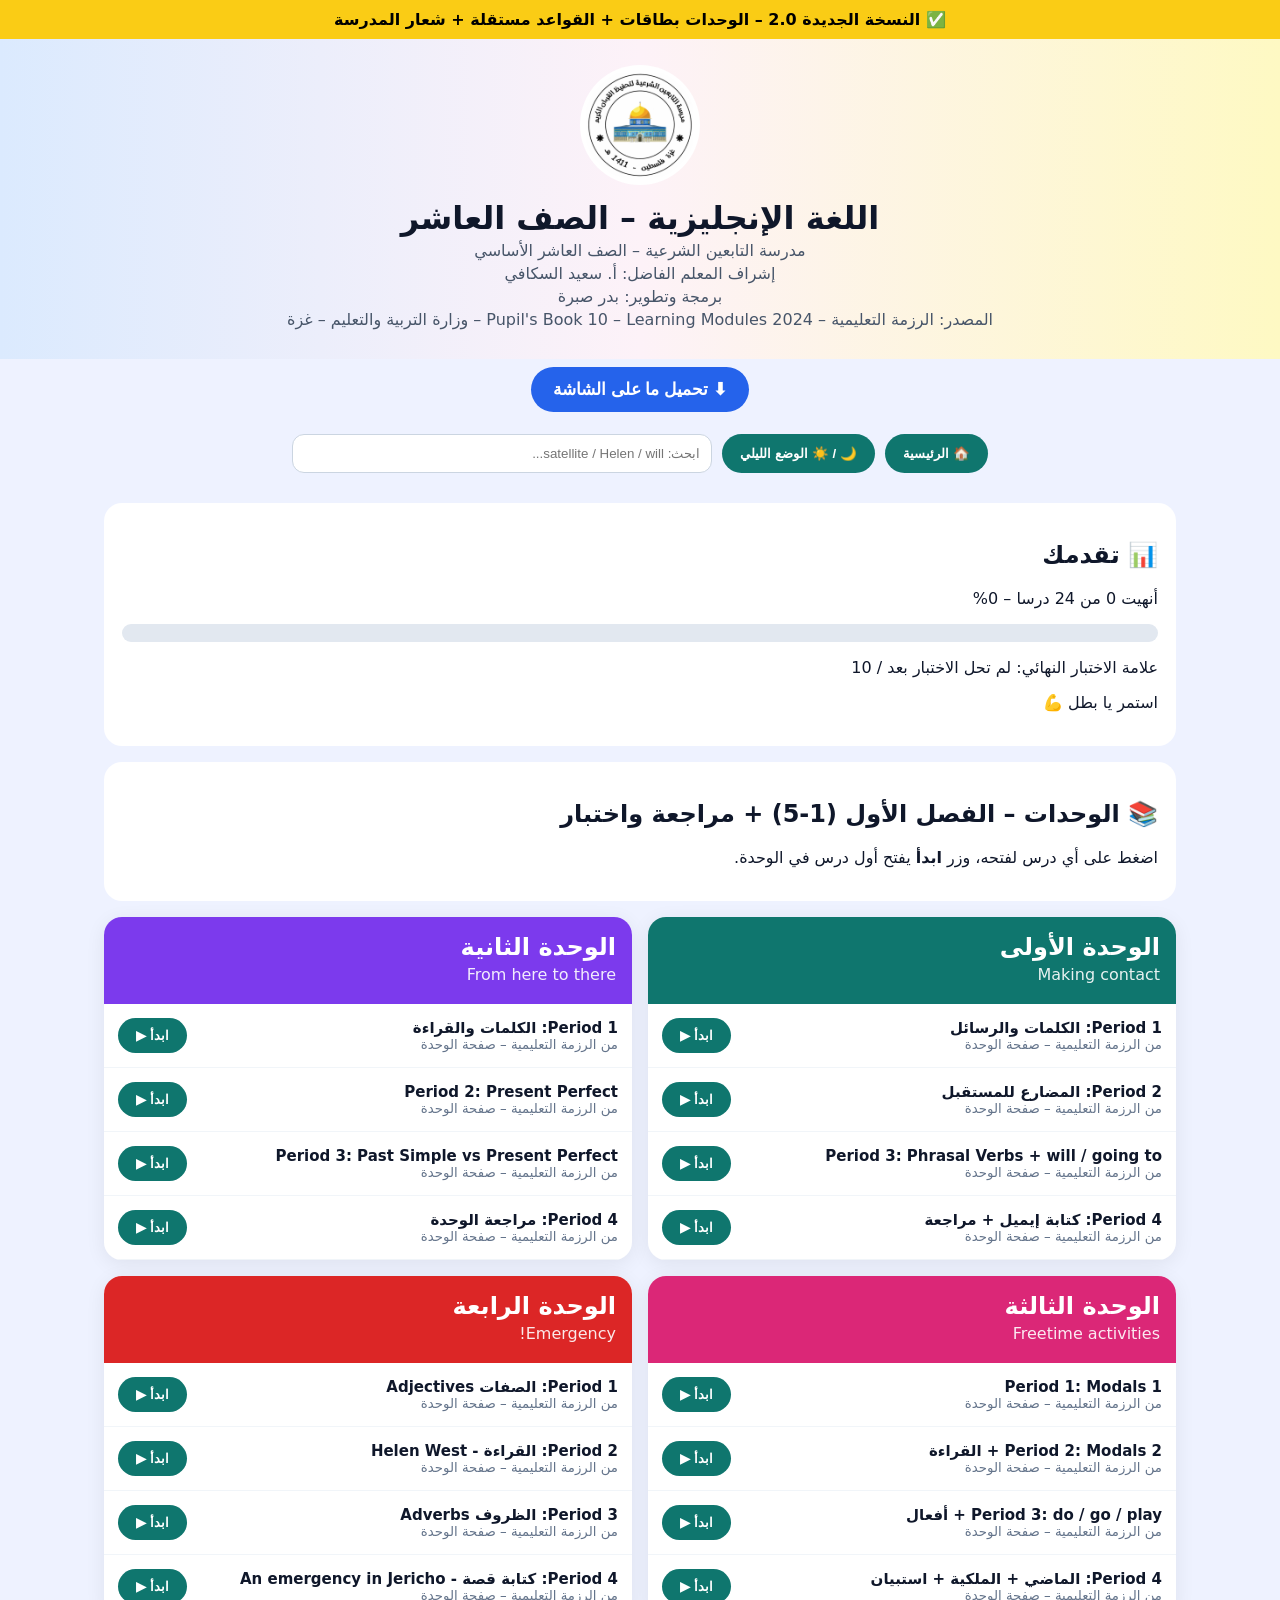
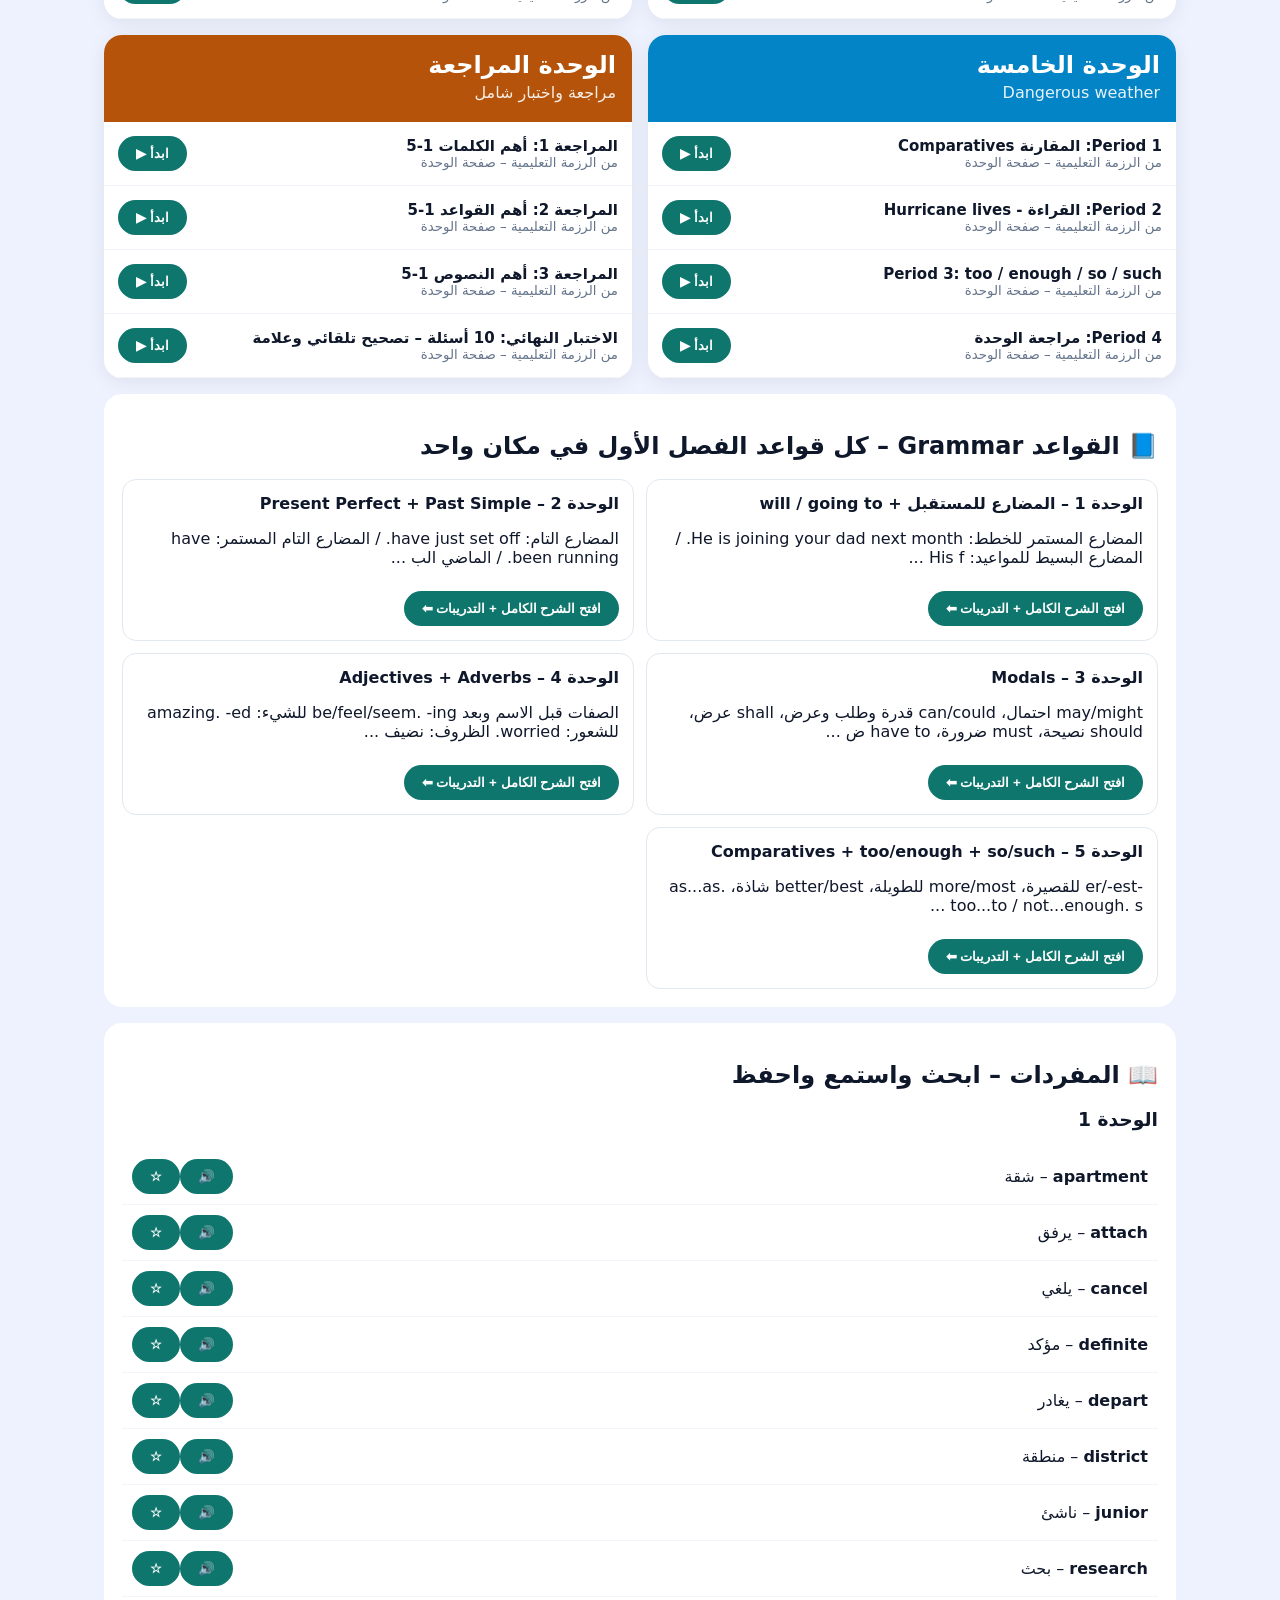
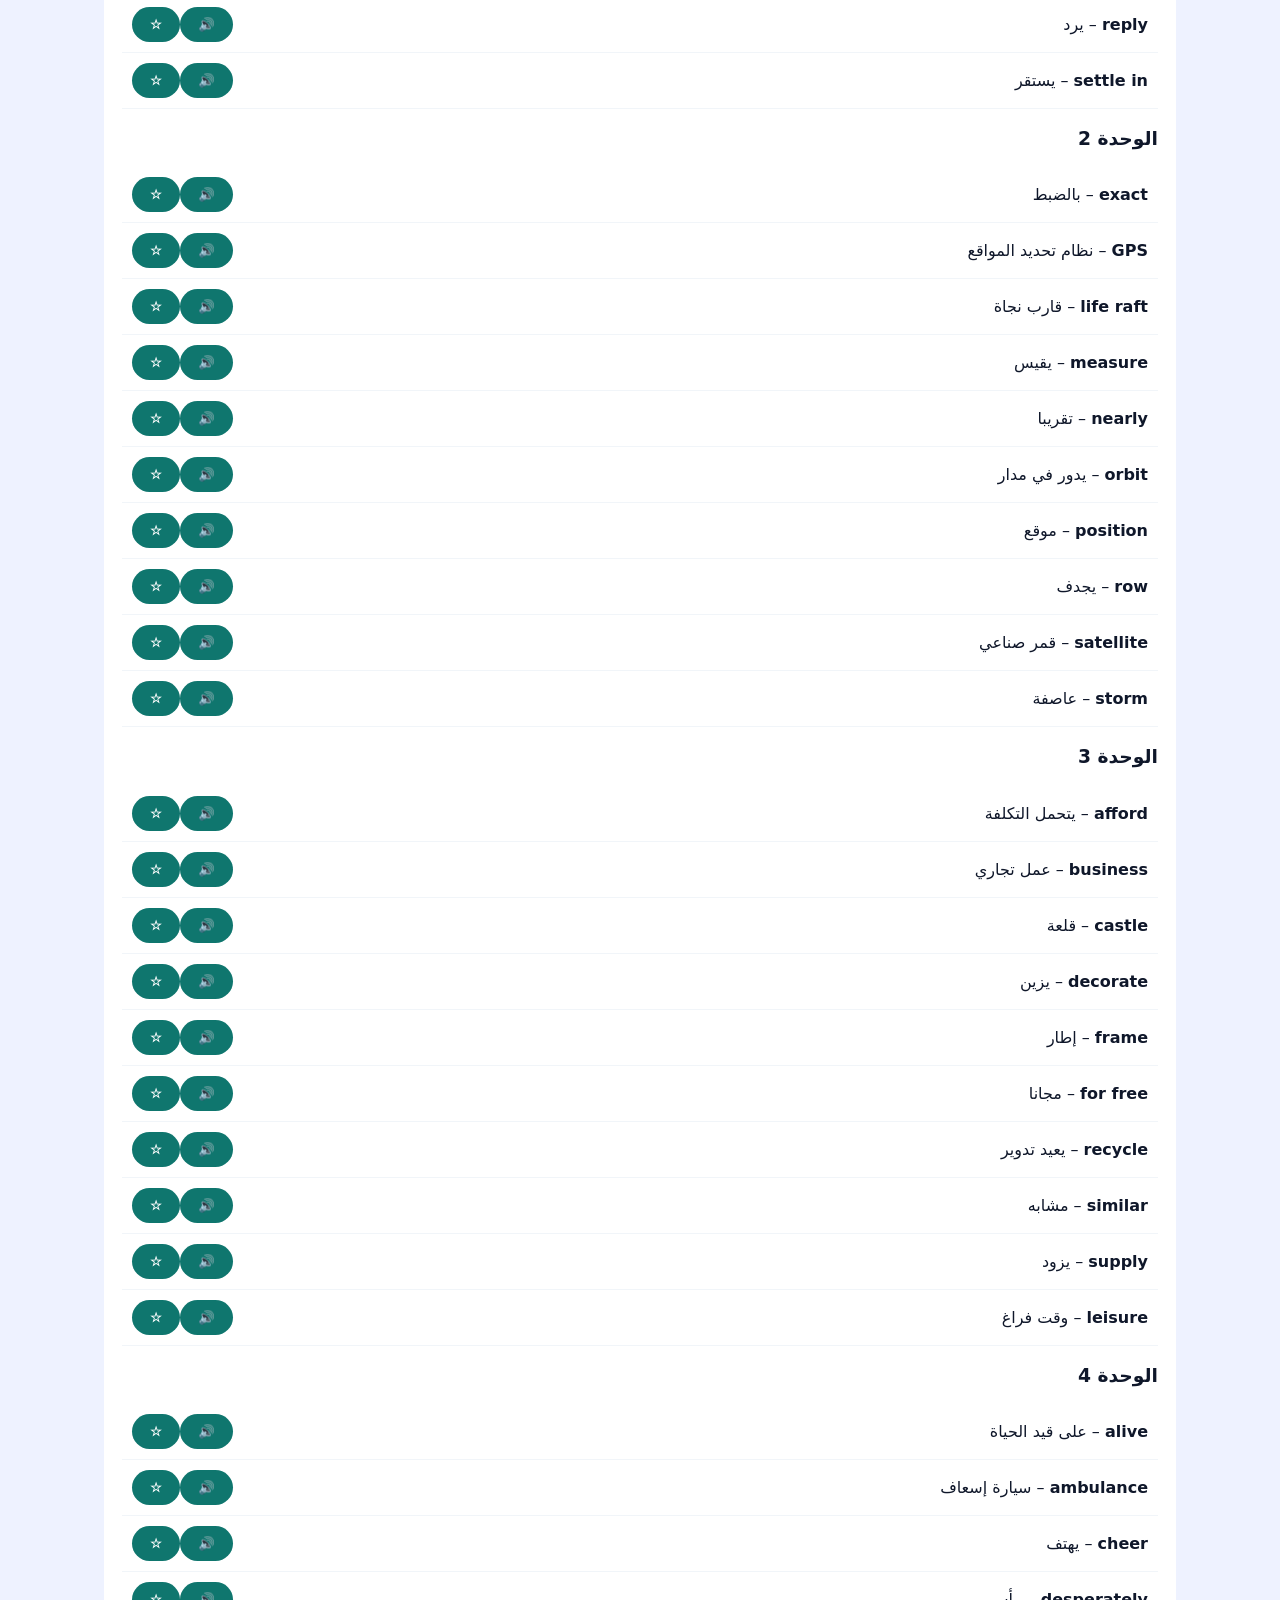
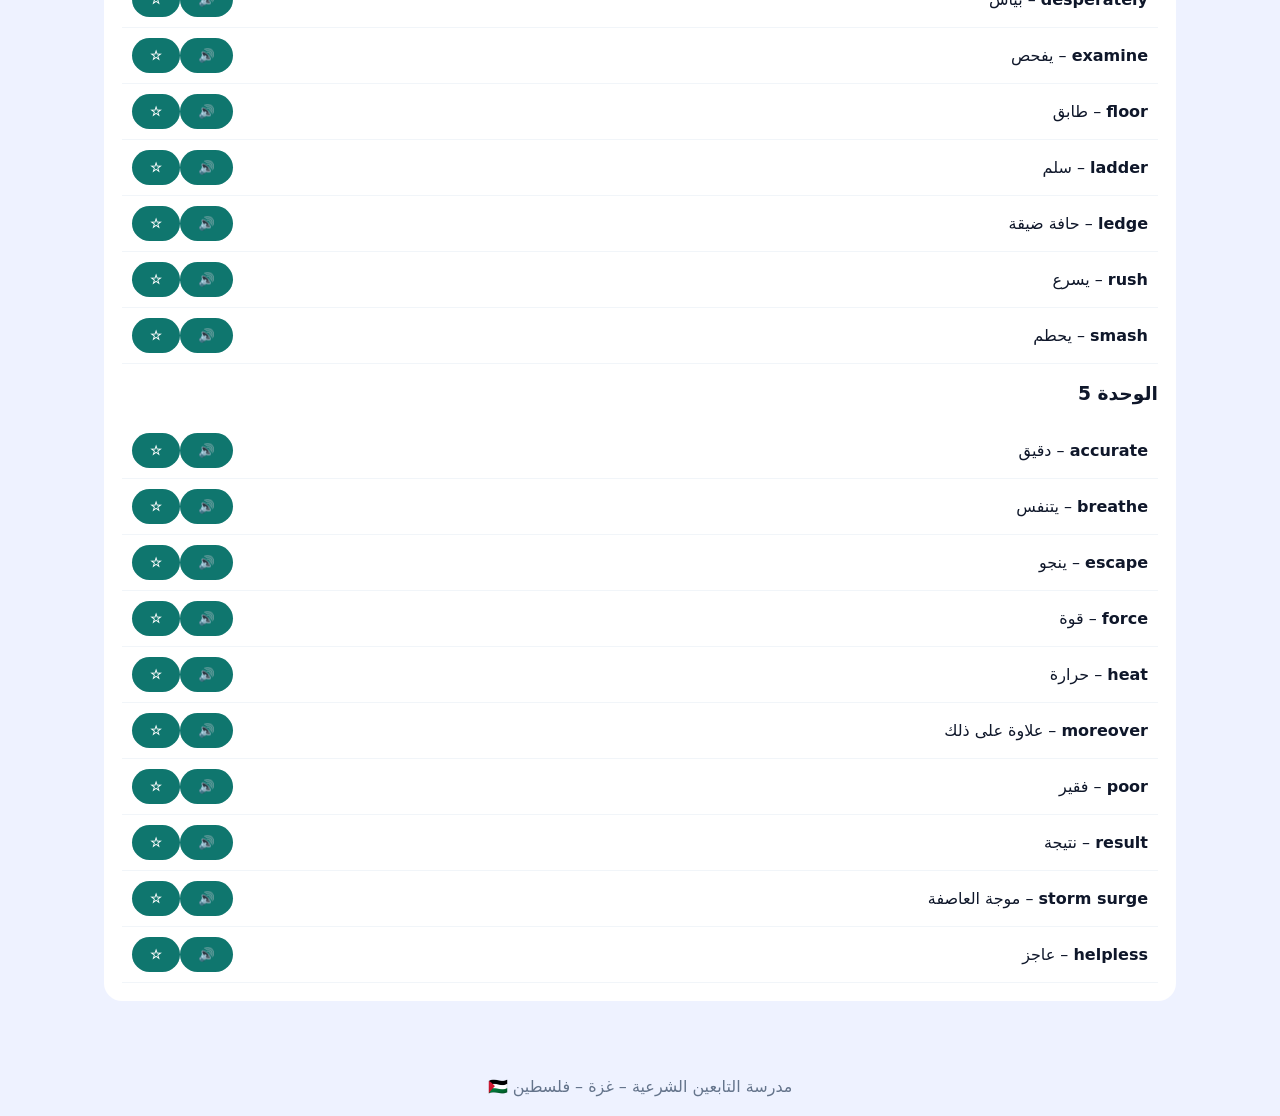
<file: index.html>
<!DOCTYPE html><html lang="ar" dir="rtl"><head><meta charset="utf-8"><meta name="viewport" content="width=device-width,initial-scale=1">
<title>English 10 | مدرسة التابعين الشرعية</title><style>
*{box-sizing:border-box}body{margin:0;font-family:system-ui;background:#eef2ff;color:#0f172a}body.dark{background:#0f172a;color:#f1f5f9}
header{background:linear-gradient(90deg,#dbeafe,#fdf2f8,#fef9c3);padding:26px 16px;text-align:center}body.dark header{background:#1e293b}
.logo{width:120px;height:120px;object-fit:cover;border-radius:50%;background:#fff;padding:4px}
header h1{margin:10px 0 4px;font-size:32px}header p{margin:4px 0;color:#475569}body.dark header p{color:#cbd5e1}
.top{display:flex;gap:10px;justify-content:center;flex-wrap:wrap;padding:14px}
button{border:0;border-radius:999px;padding:10px 18px;cursor:pointer;background:#0f766e;color:#fff;font-weight:700}
button.ghost{background:#fff;color:#0f172a;border:1px solid #cbd5e1}body.dark button.ghost{background:#334155;color:#fff;border-color:#475569}
input{padding:11px;border-radius:12px;border:1px solid #cbd5e1;width:100%;max-width:420px}
main{max-width:1100px;margin:auto;padding:0 14px 40px}
.grid{display:grid;grid-template-columns:1fr 1fr;gap:16px}@media(max-width:700px){.grid{grid-template-columns:1fr}}
.unit{background:#fff;border-radius:18px;overflow:hidden;box-shadow:0 4px 20px rgba(0,0,0,.07)}body.dark .unit{background:#1e293b}
.unit-head{color:#fff;padding:16px}.unit-head h2{margin:0}.unit-head p{margin:4px 0;opacity:.9}
.lesson{display:flex;justify-content:space-between;align-items:center;gap:10px;padding:14px;border-bottom:1px solid #f1f5f9}body.dark .lesson{border-color:#334155}
.lesson b{font-size:15px}.lesson small{color:#64748b;display:block}body.dark .lesson small{color:#94a3b8}
.badge{background:#f1f5f9;color:#0f172a;padding:5px 10px;border-radius:10px;font-weight:800;min-width:38px;text-align:center}
.card{background:#fff;border-radius:18px;padding:18px;margin:16px 0}body.dark .card{background:#1e293b}
.word{display:flex;justify-content:space-between;align-items:center;padding:10px;border-bottom:1px solid #f1f5f9;text-align:left}body.dark .word{border-color:#334155}
.en{direction:ltr}.hidden{display:none}footer{text-align:center;padding:20px;color:#64748b}
.grammar-grid{display:grid;grid-template-columns:1fr 1fr;gap:12px}@media(max-width:700px){.grammar-grid{grid-template-columns:1fr}}
.gitem{border:1px solid #e2e8f0;border-radius:14px;padding:14px;cursor:pointer}body.dark .gitem{border-color:#334155}
</style><link rel="manifest" href="manifest.json">
<meta name="theme-color" content="#0f766e">
<meta name="mobile-web-app-capable" content="yes">
<meta name="apple-mobile-web-app-capable" content="yes">
<meta name="apple-mobile-web-app-title" content="English 10">
<link rel="apple-touch-icon" href="logo.png">
<link rel="icon" href="logo.png">
</head><body><div style="background:#facc15;color:#000;text-align:center;padding:10px;font-weight:900">✅ النسخة الجديدة 2.0 – الوحدات بطاقات + القواعد مستقلة + شعار المدرسة</div>
<header><img class="logo" src="logo.png" alt="شعار مدرسة التابعين الشرعية"><h1>اللغة الإنجليزية – الصف العاشر</h1>
<p>مدرسة التابعين الشرعية – الصف العاشر الأساسي</p><p>إشراف المعلم الفاضل: أ. سعيد السكافي</p><p>برمجة وتطوير: بدر صبرة</p>
<p>المصدر: الرزمة التعليمية – Pupil's Book 10 – Learning Modules 2024 – وزارة التربية والتعليم – غزة</p></header>
<div style="text-align:center;padding:8px"><button id="installBtn" style="background:#0f766e;font-size:17px;padding:12px 22px;border-radius:999px;margin-left:8px">📱 تثبيت التطبيق – Open in app</button><button id="downloadBtn" style="background:#2563eb;font-size:17px;padding:12px 22px;border-radius:999px">⬇ تحميل ما على الشاشة</button></div>

<div class="top"><button onclick="showHome()">🏠 الرئيسية</button><button onclick="toggleDark()">🌙 / ☀️ الوضع الليلي</button><input id="search" placeholder="ابحث: satellite / Helen / will..." oninput="filterUnits()"></div>
<main>
<div id="home"><div class="card" id="progressBar"></div>
<div class="card"><h2>📚 الوحدات – الفصل الأول (1-5) + مراجعة واختبار</h2><p>اضغط على أي درس لفتحه، وزر <b>ابدأ</b> يفتح أول درس في الوحدة.</p></div>
<div class="grid" id="unitsGrid"></div>
<div class="card"><h2>📘 القواعد Grammar – كل قواعد الفصل الأول في مكان واحد</h2><div class="grammar-grid" id="grammarGrid"></div></div>
<div class="card"><h2>📖 المفردات – ابحث واستمع واحفظ</h2><div id="vocabList"></div></div>
</div>
<div id="detail" class="hidden"></div>
</main><footer>مدرسة التابعين الشرعية – غزة – فلسطين 🇵🇸</footer>

<script>
const UNITS=[{"n": 1, "t": "Making contact", "color": "#0f766e", "lessons": [{"id": "1-1", "title": "Period 1: الكلمات والرسائل", "body": "<b>الكلمات:</b> apartment شقة، attach يرفق، cancel يلغي، definite مؤكد، depart يغادر، district منطقة، junior ناشئ، contact تواصل، research بحث، reply يرد، settle in يستقر، lead في المقدمة، show round يرشد في جولة، take out يصطحب.<br><br><b>القراءة:</b> رسائل Jenny و Basim. والد Jenny سينضم لمشروع بحث زراعي مع والد Basim. الرحلة 1 أكتوبر، تغادر 08:30 وتصل 15:15. ستزور فلسطين في عطلة الشتاء 23 ديسمبر - 9 يناير. فريق Basim فاز 3-1."}, {"id": "1-2", "title": "Period 2: المضارع للمستقبل", "body": "<b>القاعدة:</b> المضارع المستمر للخطط الشخصية: He is joining your dad next month. / Dad is flying next Saturday.<br>المضارع البسيط للمواعيد الثابتة: His flight departs at 08:30. / They start on 23rd December.<br><br><b>تدريب:</b> Captain Omar departs from Arafat International at 08:30 on Sunday. At 11:15, he reaches Istanbul."}, {"id": "1-3", "title": "Period 3: Phrasal Verbs + will / going to", "body": "<b>Phrasal verbs:</b> put up يعلق، put down يضع، put on يلبس، put away يرتب، take out يخرج، take off يخلع، take over يتولى.<br><br><b>will / going to:</b> going to للخطط والتنبؤ بدليل: I am going to interview him. / It is going to rain.<br>will للقرار الفوري والعرض والوعد: I will take you for lunch. / I will carry your backpack."}, {"id": "1-4", "title": "Period 4: كتابة إيميل + مراجعة", "body": "<b>الكتابة:</b> اكتب إيميلا مثل Jenny: الفقرة 1: اتصال من أبي ومشكلة في الرحلة. الفقرة 2: تفاصيل الرحلة الجديدة: Flight PR 253 - depart 18:45 - arrive 21:45. الفقرة 3: اطلب من Basim أن يخبر والده.<br><br><b>ورقة المراجعة:</b> attach / condition / depart / predict / cancel / region + put on / takes off / put down / taking over / puts away / took out + feed/food - produce/products - success/succeed."}]}, {"n": 2, "t": "From here to there", "color": "#7c3aed", "lessons": [{"id": "2-1", "title": "Period 1: الكلمات والقراءة", "body": "<b>الكلمات:</b> exact بالضبط، GPS نظام تحديد المواقع، kph كم/ساعة، life raft قارب نجاة، measure يقيس، nearly تقريبا، orbit يدور في مدار، position موقع، row يجدف، satellite قمر صناعي، satellite phone هاتف فضائي، satnav ملاحة فضائية، storm عاصفة، wave موجة.<br><br><b>القراءة:</b> Finding the way - فريق Mark Stubbs يجدف عبر الأطلسي، 40 يوما و 3000 كم، عاصفة الساعة 2:30، موجة دمرت القارب، أنقذهم قارب نجاة + هاتف فضائي + GPS، وجدتهم سفينة 6:30 صباحا."}, {"id": "2-2", "title": "Period 2: Present Perfect", "body": "<b>القاعدة:</b> المضارع التام: The girls have just set off. / We have not found another clue so far.<br>المضارع التام المستمر: We have been running and running. / We have been going the wrong way.<br>نستخدم just / already / yet / still / so far مع المضارع التام."}, {"id": "2-3", "title": "Period 3: Past Simple vs Present Perfect", "body": "<b>القاعدة:</b> الماضي البسيط لفعل انتهى في الماضي: A ship found them at 6:30 am.<br>المضارع التام لفعل يرتبط بالحاضر: GPS has saved many lives. / Satnavs have become popular in recent years.<br><br><b>أسئلة:</b> Where did you set off from? / How far have you travelled so far? / How many days have you been at sea?"}, {"id": "2-4", "title": "Period 4: مراجعة الوحدة", "body": "<b>ورقة المراجعة:</b> prize / measure / riddle / storm / so far / life raft + أضداد: best/worst - into/out of - to the left/to the right - along/across - brother/sister - question/answer.<br><b>أفعال:</b> wash - wait - not watch - not see - arrive - get.<br><b>أسئلة:</b> When did they start their work yesterday? / How long have you been learning English?"}]}, {"n": 3, "t": "Freetime activities", "color": "#db2777", "lessons": [{"id": "3-1", "title": "Period 1: Modals 1", "body": "<b>القاعدة:</b> may/might للاحتمال: We may hurt ourselves. / You might not know about rugby.<br>can للقدرة والإذن: You can carry the ball in rugby. / can't لعدم القدرة: We can't easily leave the city.<br>could للطلب والعرض: Could you send me some photos? / I could email you some photos.<br>shall للعرض: Shall I email you some photos?"}, {"id": "3-2", "title": "Period 2: Modals 2 + القراءة", "body": "<b>القاعدة:</b> should للنصيحة: You should see it. / must للضرورة: I must stop. / mustn't للمنع: We tell her she must not worry.<br>have to للضرورة: We have to do homework. / don't have to لعدم الضرورة: You do not have to kick the ball.<br>need to: I need to get things ready.<br><br><b>القراءة:</b> Joe و Ann - الدراجات والكيك."}, {"id": "3-3", "title": "Period 3: do / go / play + أفعال", "body": "<b>do:</b> cooking <b>go:</b> swimming <b>play:</b> volleyball<br><b>أضف:</b> camping - flower arranging - photography - rugby - tennis - white water rafting.<br><b>أفعال من النص:</b> accept an order - lose a job - make a cake - supply cakes."}, {"id": "3-4", "title": "Period 4: الماضي + الملكية + استبيان", "body": "<b>القاعدة:</b> could / couldn't - was able to / were able to - had to / didn't have to.<br><b>الملكية:</b> The boy's bike. / The two boys' bikes. / The two children's bikes.<br><b>الاختصارات:</b> it's - shouldn't - we're - you'd - I'm - can't.<br><b>استبيان:</b> Young People Today - اكتب فقرة عن يومك: متى تستيقظ؟ واجباتك؟ وقت فراغك؟"}]}, {"n": 4, "t": "Emergency!", "color": "#dc2626", "lessons": [{"id": "4-1", "title": "Period 1: الصفات Adjectives", "body": "<b>القاعدة:</b> الصفة تصف الاسم، وتأتي قبله: a full schedule. / بعد be/feel/seem/look: We are dirty. / We are dirty and exhausted.<br>صفات -ing تصف الشيء: amazing - exciting - boring.<br>صفات -ed تصف الشعور: exhausted - worried - embarrassed - scared.<br><br><b>تدريب:</b> You seem very happy! / I don't know who's going to win, it's very exciting!"}, {"id": "4-2", "title": "Period 2: القراءة - Helen West", "body": "<b>الكلمات:</b> alive على قيد الحياة، ambulance سيارة إسعاف، cheer يهتف، desperately بيأس، examine يفحص، floor طابق، ladder سلم، lean يميل، ledge حافة ضيقة، nowhere لا مكان، rush يسرع، smash يحطم، explosion انفجار.<br><br><b>النص:</b> Young nurse saved from 10th floor fire - Helen West 19 سنة، حريق الساعة 11 مساء، حافة 15 سم وارتفاع 30 مترا، السلم أقصر بـ 10 أمتار، انفجار، أنقذها Dave Yates و Ken Winterton، خرجت غير مصابة."}, {"id": "4-3", "title": "Period 3: الظروف Adverbs", "body": "<b>القاعدة:</b> الظرف يصف الفعل، نضيف -ly للصفة: quickly - silently - desperately.<br>موقعه: قبل الفعل أو بعده، والمفعول بعد الظرف: She shut the door quickly.<br>ظرف الجملة: Luckily, some neighbours heard her.<br>ظروف شاذة: hard - early - fast - well.<br><b>تدريب:</b> beautiful→beautifully / happy→happily / safe→safely / good→well / fast→fast."}, {"id": "4-4", "title": "Period 4: كتابة قصة - An emergency in Jericho", "body": "<b>القصة:</b> When the Bell family were on holiday in Jericho, they took an exciting cable car ride up to Deir Quruntel. Tom climbed over the safety fence, fell to a ledge, hurt himself. The paramedics gave him first aid and took him to hospital.<br><br><b>ورقة المراجعة:</b> نص Helen + examine / desperate / ladder / deal with / cheered + explode/explosion - protect/protection + interesting/interested - shocked + extremely / hard / healthy / well."}]}, {"n": 5, "t": "Dangerous weather", "color": "#0284c7", "lessons": [{"id": "5-1", "title": "Period 1: المقارنة Comparatives", "body": "<b>القاعدة:</b> -er/-est للصفات القصيرة: busier - highest. / more/most للطويلة: more exciting - most dramatic.<br>الظروف: more quickly - earlier and faster.<br>شاذة: good/well → better/best.<br>as...as للمساواة: Wind speeds are as high as 120 kph. / not as...as: The storm is not behaving as violently as some other storms."}, {"id": "5-2", "title": "Period 2: القراءة - Hurricane lives", "body": "<b>الكلمات:</b> accurate دقيق، approach يقترب، breathe يتنفس، combine يجمع، escape ينجو، force قوة، heat حرارة، moreover علاوة على ذلك، poor فقير، properly بشكل صحيح، result نتيجة، storm surge موجة العاصفة، destroy يدمر، destruction دمار، helpless عاجز.<br><br><b>النص:</b> الأعاصير 118 كم/ساعة وأكثر وعرضها 800 كم. Andrew 1992 الأغلى في العالم. بنغلادش 1970: لا تحذير، موجة 10 أمتار، رياح 222 كم/ساعة، مات 500,000 شخص."}, {"id": "5-3", "title": "Period 3: too / enough / so / such", "body": "<b>القاعدة:</b> too...to أكثر من اللازم: Bangladesh is still too poor to protect its population.<br>not...enough أقل من اللازم: Bangladesh is not rich enough to protect its population.<br>so + صفة/ظرف + that: Transport was so bad that people could not escape.<br>such + اسم + that: It was such a disaster that 500,000 died."}, {"id": "5-4", "title": "Period 4: مراجعة الوحدة", "body": "<b>ورقة المراجعة:</b> نص Hurricane + متى تصبح الشمس والهواء والماء خطرا؟ / لماذا لم يهرب الناس في بنغلادش؟ / صح/خطأ: مات القليل في بنغلادش 1970.<br><b>مفردات:</b> temperature / destruction / ambulance / helpless / flames.<br><b>قواعد:</b> harder - the best - high - as - more neatly + إعادة كتابة بـ such...that."}]}, {"n": 6, "t": "مراجعة واختبار شامل", "color": "#b45309", "lessons": [{"id": "6-1", "title": "المراجعة 1: أهم الكلمات 1-5", "body": "<b>راجع وحفظ:</b><br>الوحدة 1: apartment - attach - cancel - definite - depart - research - reply<br>الوحدة 2: exact - GPS - life raft - measure - satellite - storm - wave<br>الوحدة 3: afford - business - castle - recycle - supply - leisure<br>الوحدة 4: alive - ambulance - cheer - examine - ladder - ledge - smash<br>الوحدة 5: accurate - breathe - escape - force - heat - helpless - storm surge<br><br><b>تدريب:</b> غطِ المعنى العربي وحاول أن تتذكر الكلمة الإنجليزية، ثم اكشفها."}, {"id": "6-2", "title": "المراجعة 2: أهم القواعد 1-5", "body": "<b>1:</b> المضارع للمستقبل + will / going to<br><b>2:</b> Present Perfect + Past Simple<br><b>3:</b> Modals: can - could - should - must - have to<br><b>4:</b> Adjectives -ing / -ed + Adverbs -ly<br><b>5:</b> Comparatives + too / enough + so / such...that<br><br><b>تدريب:</b> اكتب مثالا واحدا من كل قاعدة من الرزمة، بدون أن تنظر."}, {"id": "6-3", "title": "المراجعة 3: أهم النصوص 1-5", "body": "<b>1:</b> رسائل Jenny و Basim - الرحلة 1 أكتوبر 08:30 - 15:15<br><b>2:</b> Mark Stubbs - عبور الأطلسي - 40 يوما - أنقذهم GPS<br><b>3:</b> Joe و Ann - الدراجات والكيك<br><b>4:</b> Helen West - حريق الطابق العاشر - خرجت غير مصابة<br><b>5:</b> Hurricane lives - Andrew 1992 - بنغلادش 1970 - 500,000<br><br><b>تدريب:</b> احكِ كل قصة بجملتين فقط بالإنجليزية."}, {"id": "6-4", "title": "الاختبار النهائي: 10 أسئلة – تصحيح تلقائي وعلامة", "body": "<p>اختر الإجابة الصحيحة، ثم اضغط <b>أرسل الاختبار</b> وستظهر علامتك فورا.</p>\n                <div id=\"exam\">\n                <p><b>1:</b> ما معنى attach؟<br><label><input type=\"radio\" name=\"q1\" value=\"1\"> يرفق</label><br><label><input type=\"radio\" name=\"q1\" value=\"0\"> يلغي</label><br><label><input type=\"radio\" name=\"q1\" value=\"0\"> يغادر</label></p>\n                <p><b>2:</b> His flight ______ at 08:30.<br><label><input type=\"radio\" name=\"q2\" value=\"0\"> depart</label><br><label><input type=\"radio\" name=\"q2\" value=\"1\"> departs</label><br><label><input type=\"radio\" name=\"q2\" value=\"0\"> departed</label></p>\n                <p><b>3:</b> ما معنى satellite؟<br><label><input type=\"radio\" name=\"q3\" value=\"1\"> قمر صناعي</label><br><label><input type=\"radio\" name=\"q3\" value=\"0\"> عاصفة</label><br><label><input type=\"radio\" name=\"q3\" value=\"0\"> موجة</label></p>\n                <p><b>4:</b> We ______ running for ages.<br><label><input type=\"radio\" name=\"q4\" value=\"0\"> are</label><br><label><input type=\"radio\" name=\"q4\" value=\"1\"> have been</label><br><label><input type=\"radio\" name=\"q4\" value=\"0\"> was</label></p>\n                <p><b>5:</b> You ______ see it. (نصيحة)<br><label><input type=\"radio\" name=\"q5\" value=\"1\"> should</label><br><label><input type=\"radio\" name=\"q5\" value=\"0\"> mustn't</label><br><label><input type=\"radio\" name=\"q5\" value=\"0\"> can't</label></p>\n                <p><b>6:</b> ما معنى recycle؟<br><label><input type=\"radio\" name=\"q6\" value=\"0\"> يزين</label><br><label><input type=\"radio\" name=\"q6\" value=\"1\"> يعيد تدوير</label><br><label><input type=\"radio\" name=\"q6\" value=\"0\"> يزود</label></p>\n                <p><b>7:</b> من أنقذ Helen West؟<br><label><input type=\"radio\" name=\"q7\" value=\"0\"> الشرطة فقط</label><br><label><input type=\"radio\" name=\"q7\" value=\"1\"> Dave Yates و Ken Winterton</label><br><label><input type=\"radio\" name=\"q7\" value=\"0\"> جيرانها</label></p>\n                <p><b>8:</b> She was really ______ when she saw the fire.<br><label><input type=\"radio\" name=\"q8\" value=\"0\"> happy</label><br><label><input type=\"radio\" name=\"q8\" value=\"1\"> scared</label><br><label><input type=\"radio\" name=\"q8\" value=\"0\"> bored</label></p>\n                <p><b>9:</b> كم كانت سرعة الرياح في بنغلادش 1970؟<br><label><input type=\"radio\" name=\"q9\" value=\"0\"> 118 كم/ساعة</label><br><label><input type=\"radio\" name=\"q9\" value=\"1\"> 222 كم/ساعة</label><br><label><input type=\"radio\" name=\"q9\" value=\"0\"> 100 كم/ساعة</label></p>\n                <p><b>10:</b> It was ______ a disaster that 500,000 died.<br><label><input type=\"radio\" name=\"q10\" value=\"0\"> too</label><br><label><input type=\"radio\" name=\"q10\" value=\"0\"> as</label><br><label><input type=\"radio\" name=\"q10\" value=\"1\"> such</label></p>\n                <button onclick=\"checkExam()\">📤 أرسل الاختبار</button>\n                <div id=\"examResult\" style=\"margin-top:14px;font-size:20px;font-weight:900\"></div>\n                </div>"}]}];
const GRAMMAR=[{"u": "الوحدة 1", "t": "المضارع للمستقبل + will / going to", "d": "المضارع المستمر للخطط: He is joining your dad next month. / المضارع البسيط للمواعيد: His flight departs at 08:30. / going to للخطط والتنبؤ بدليل. / will للقرار الفوري والعرض والوعد."}, {"u": "الوحدة 2", "t": "Present Perfect + Past Simple", "d": "المضارع التام: have just set off. / المضارع التام المستمر: have been running. / الماضي البسيط: A ship found them at 6:30. / المضارع التام: GPS has saved many lives."}, {"u": "الوحدة 3", "t": "Modals", "d": "may/might احتمال، can/could قدرة وطلب وعرض، shall عرض، should نصيحة، must ضرورة، have to ضرورة، don't have to عدم ضرورة، be able to قدرة. الماضي: could / had to / didn't have to."}, {"u": "الوحدة 4", "t": "Adjectives + Adverbs", "d": "الصفات قبل الاسم وبعد be/feel/seem. -ing للشيء: amazing. -ed للشعور: worried. الظروف: نضيف -ly. شاذة: hard - early - fast - well."}, {"u": "الوحدة 5", "t": "Comparatives + too/enough + so/such", "d": "-er/-est للقصيرة، more/most للطويلة، better/best شاذة، as...as. too...to / not...enough. so + صفة + that / such + اسم + that."}];
const VOCAB={"1": [["apartment", "شقة"], ["attach", "يرفق"], ["cancel", "يلغي"], ["definite", "مؤكد"], ["depart", "يغادر"], ["district", "منطقة"], ["junior", "ناشئ"], ["research", "بحث"], ["reply", "يرد"], ["settle in", "يستقر"]], "2": [["exact", "بالضبط"], ["GPS", "نظام تحديد المواقع"], ["life raft", "قارب نجاة"], ["measure", "يقيس"], ["nearly", "تقريبا"], ["orbit", "يدور في مدار"], ["position", "موقع"], ["row", "يجدف"], ["satellite", "قمر صناعي"], ["storm", "عاصفة"]], "3": [["afford", "يتحمل التكلفة"], ["business", "عمل تجاري"], ["castle", "قلعة"], ["decorate", "يزين"], ["frame", "إطار"], ["for free", "مجانا"], ["recycle", "يعيد تدوير"], ["similar", "مشابه"], ["supply", "يزود"], ["leisure", "وقت فراغ"]], "4": [["alive", "على قيد الحياة"], ["ambulance", "سيارة إسعاف"], ["cheer", "يهتف"], ["desperately", "بيأس"], ["examine", "يفحص"], ["floor", "طابق"], ["ladder", "سلم"], ["ledge", "حافة ضيقة"], ["rush", "يسرع"], ["smash", "يحطم"]], "5": [["accurate", "دقيق"], ["breathe", "يتنفس"], ["escape", "ينجو"], ["force", "قوة"], ["heat", "حرارة"], ["moreover", "علاوة على ذلك"], ["poor", "فقير"], ["result", "نتيجة"], ["storm surge", "موجة العاصفة"], ["helpless", "عاجز"]]};
let fav=JSON.parse(localStorage.getItem('fav')||'[]');
let done=JSON.parse(localStorage.getItem('doneLessons')||'[]');
function toggleDark(){document.body.classList.toggle('dark');localStorage.setItem('dark',document.body.classList.contains('dark'))}
if(localStorage.getItem('dark')==='true')document.body.classList.add('dark');
function showHome(){document.getElementById('home').classList.remove('hidden');document.getElementById('detail').classList.add('hidden');window.scrollTo(0,0)}
function el(tag, cls, txt){let e=document.createElement(tag);if(cls)e.className=cls;if(txt!==undefined)e.textContent=txt;return e}
function buildQuiz(card, uid, vs, glist){
  card.appendChild(el('hr'));
  card.appendChild(el('h3','','✍️ اختبار الدرس – 10 أسئلة + تصحيح تلقائي'));
  const info=el('p','','اختر الإجابة الصحيحة، وستظهر علامتك فورا في الأسفل. كل الأسئلة من كلمات وقواعد هذه الوحدة في الرزمة.');
  card.appendChild(info);
  const qs=[];
  // 5 أسئلة: معنى الكلمة الإنجليزية
  for(let i=0;i<5 && i<vs.length;i++){
    const v=vs[i];
    let opts=[v[1]];
    for(let j=1;j<4;j++){ opts.push(vs[(i+j)%vs.length][1]); }
    // خلط بسيط وثابت
    opts=[opts[1],opts[3],opts[0],opts[2]];
    qs.push({q:(i+1)+'. ما معنى كلمة ('+v[0]+') ؟', opts:opts, ans:v[1]});
  }
  // 5 أسئلة: ترجم إلى الإنجليزية
  for(let i=5;i<10 && i<vs.length;i++){
    const v=vs[i];
    let opts=[v[0]];
    for(let j=1;j<4;j++){ opts.push(vs[(i+j)%vs.length][0]); }
    opts=[opts[2],opts[0],opts[3],opts[1]];
    qs.push({q:(i+1)+'. ترجم إلى الإنجليزية: ('+v[1]+')', opts:opts, ans:v[0]});
  }
  let score=0; let answered=0;
  const scoreEl=el('p','', 'علامتك: 0 / '+qs.length);
  scoreEl.style.fontWeight='900'; scoreEl.style.fontSize='18px';
  qs.forEach(function(item){
    const box=document.createElement('div'); box.style.margin='12px 0'; box.style.padding='12px'; box.style.background='rgba(0,0,0,0.04)'; box.style.borderRadius='12px';
    box.appendChild(el('b','',item.q));
    item.opts.forEach(function(op){
      const b=el('button','',op); b.style.display='block'; b.style.margin='6px 0'; b.style.width='100%'; b.style.textAlign='right';
      b.onclick=function(){
        if(box.dataset.done) return; box.dataset.done='1'; answered++;
        const all=box.querySelectorAll('button');
        all.forEach(function(x){ x.disabled=true; if(x.textContent===item.ans) x.style.background='#16a34a'; });
        if(op===item.ans){ score++; b.textContent='✅ '+op+' – صحيح!'; }
        else { b.style.background='#dc2626'; b.textContent='❌ '+op+' – خطأ، الصحيح: '+item.ans; }
        scoreEl.textContent='علامتك: '+score+' / '+qs.length+(answered===qs.length ? ' — '+(score>=9?'ممتاز ⭐⭐⭐':score>=7?'جيد جدا ⭐⭐':score>=5?'مقبول ⭐':'راجع الكلمات من جديد 📚') : '');
      };
      box.appendChild(b);
    });
    card.appendChild(box);
  });
  card.appendChild(scoreEl);
  // 3 أسئلة كتابية من القاعدة
  if(glist.length){
    card.appendChild(el('h4','','📝 أسئلة كتابية من القاعدة – اكتب في دفترك'));
    const wqs=[
      {q:'اكتب جملة واحدة باستخدام قاعدة: '+glist[0].t, a:'مثال من الرزمة: '+glist[0].d.split('/')[0]},
      {q:'اكتب جملة ثانية مختلفة باستخدام نفس القاعدة.', a:'مثال ثان من الرزمة: '+(glist[0].d.split('/')[1]||glist[0].d.split('/')[0])},
      {q:'اشرح القاعدة بجملة واحدة من فهمك: '+glist[0].t, a:'شرحك صحيح إذا ذكرت متى نستخدمها.'}
    ];
    wqs.forEach(function(item){
      const box=document.createElement('div'); box.style.margin='10px 0'; box.style.padding='10px'; box.style.background='rgba(0,0,0,0.04)'; box.style.borderRadius='10px';
      box.appendChild(el('b','',item.q));
      const d2=document.createElement('details'); d2.style.marginTop='6px';
      const sum=document.createElement('summary'); sum.textContent='أظهر الإجابة ✅'; d2.appendChild(sum);
      d2.appendChild(el('p','',item.a)); box.appendChild(d2); card.appendChild(box);
    });
  }
}
function openLesson(uid,lid){
  const u=UNITS.find(x=>x.n==uid); const l=u.lessons.find(x=>x.id==lid);
  document.getElementById('home').classList.add('hidden');
  const det=document.getElementById('detail'); det.classList.remove('hidden'); det.innerHTML='';
  const card=el('div','card');
  const back=el('button','','⬅ رجوع للوحدات'); back.onclick=showHome; card.appendChild(back);
  const doneBtn=el('button','','✅ أنهيت هذا الدرس – احفظ تقدمي'); doneBtn.style.background='#16a34a'; doneBtn.style.marginRight='8px';
  doneBtn.onclick=function(){let k=uid+'-'+lid; if(!done.includes(k)){done.push(k); localStorage.setItem('doneLessons',JSON.stringify(done));} alert('أحسنت! تم حفظ تقدمك ✅'); renderUnits(); showHome();};
  card.appendChild(doneBtn);
  card.appendChild(el('h2','','الوحدة '+u.n+' – '+u.t));
  card.appendChild(el('h3','',l.title));
  const body=document.createElement('p'); body.style.lineHeight='1.9'; body.style.fontSize='17px'; body.innerHTML=l.body; card.appendChild(body);
  let vs=[];
  if(uid<=5){ vs=VOCAB[String(uid)]||[]; } else { for(let k in VOCAB){ vs=vs.concat(VOCAB[k]); } }
  if(vs.length){
    card.appendChild(el('hr'));
    card.appendChild(el('h3','','📚 كلمات هذه الوحدة ('+vs.length+' كلمة)'));
    vs.forEach(function(v){
      const row=el('div','word');
      const left=document.createElement('span'); left.innerHTML='<b class="en">'+v[0]+'</b> – '+v[1]; row.appendChild(left);
      const right=document.createElement('span');
      const sp=el('button','','🔊 استماع'); sp.onclick=function(){speechSynthesis.speak(new SpeechSynthesisUtterance(v[0]))}; right.appendChild(sp);
      const fv=el('button','',(fav.includes(v[0])?'⭐ مفضلة':'☆ مفضلة')); fv.onclick=function(){fav=fav.includes(v[0])?fav.filter(x=>x!==v[0]):[...fav,v[0]]; localStorage.setItem('fav',JSON.stringify(fav)); openLesson(uid,lid);}; right.appendChild(fv);
      row.appendChild(right); card.appendChild(row);
    });
  }
  let glist=[];
  if(uid<=5){ if(GRAMMAR[uid-1]) glist=[GRAMMAR[uid-1]]; } else { glist=GRAMMAR; }
  if(glist.length){
    card.appendChild(el('hr'));
    card.appendChild(el('h3','','📘 قاعدة هذه الوحدة'));
    glist.forEach(function(g){
      card.appendChild(el('h4','',g.t));
      const pp=document.createElement('p'); pp.style.lineHeight='1.9'; pp.style.fontSize='17px'; pp.textContent=g.d; card.appendChild(pp);
    });
  }
  // اختبار كبير: 10 اختيار من متعدد + 3 كتابية
  buildQuiz(card, uid, vs.slice(0,10), glist);
  card.appendChild(el('hr'));
  card.appendChild(el('h3','','دروس الوحدة:'));
  u.lessons.forEach(function(x){
    const b=el('button','ghost',x.title); b.style.margin='4px';
    b.onclick=function(){openLesson(u.n,x.id)};
    card.appendChild(b);
  });
  det.appendChild(card); window.scrollTo(0,0);
}

function openGrammar(i){
  const g=GRAMMAR[i];
  document.getElementById('home').classList.add('hidden');
  const det=document.getElementById('detail'); det.classList.remove('hidden'); det.innerHTML='';
  const card=el('div','card');
  const back=el('button','','⬅ رجوع للقواعد'); back.onclick=showHome; card.appendChild(back);
  card.appendChild(el('h2','',g.u+' – '+g.t));
  card.appendChild(el('h3','','📘 الشرح الكامل'));
  const pp=document.createElement('p'); pp.style.lineHeight='2'; pp.style.fontSize='18px'; pp.textContent=g.d; card.appendChild(pp);
  card.appendChild(el('hr'));
  card.appendChild(el('h3','','✍️ أمثلة من الرزمة'));
  g.d.split('/').forEach(function(ex){
    const p2=document.createElement('p'); p2.style.lineHeight='1.9'; p2.style.background='rgba(0,0,0,0.04)'; p2.style.padding='10px'; p2.style.borderRadius='10px'; p2.textContent='• '+ex.trim(); card.appendChild(p2);
  });
  card.appendChild(el('hr'));
  card.appendChild(el('h3','','📝 تدريب سريع – اكتب في دفترك'));
  const q=document.createElement('p'); q.style.lineHeight='1.9'; q.textContent='اكتب 3 جمل من عندك باستخدام هذه القاعدة: '+g.t+'، ثم قارنها بأمثلة الرزمة فوق.'; card.appendChild(q);
  const d2=document.createElement('details'); const sum=document.createElement('summary'); sum.textContent='أظهر مثالًا للتحقق ✅'; d2.appendChild(sum); d2.appendChild(el('p','',g.d.split('/')[0])); card.appendChild(d2);
  card.appendChild(el('hr'));
  const num=parseInt((g.u.match(/\d+/)||['1'])[0]);
  const go=el('button','','اذهب إلى دروس '+g.u+' ▶'); go.style.background='#0f766e'; go.onclick=function(){ showHome(); const u=UNITS.find(x=>x.n==num); if(u) openLesson(num,u.lessons[0].id); }; card.appendChild(go);
  det.appendChild(card); window.scrollTo(0,0);
}
function renderGrammar(){
  const g=document.getElementById('grammarGrid'); g.innerHTML='';
  GRAMMAR.forEach(function(x,i){
    const d=el('div','gitem');
    d.appendChild(el('b','',x.u+' – '+x.t));
    d.appendChild(el('p','',x.d.slice(0,90)+' ...'));
    const btn=el('button','','افتح الشرح الكامل + التدريبات ⬅'); btn.style.marginTop='8px'; btn.onclick=function(e){e.stopPropagation(); openGrammar(i);}; d.appendChild(btn);
    d.onclick=function(){openGrammar(i)};
    g.appendChild(d);
  });
}

function checkExam(){
  let s=0; for(let i=1;i<=10;i++){let c=document.querySelector('input[name="q'+i+'"]:checked'); if(c&&c.value=='1')s++}
  let msg='علامتك: '+s+' / 10 — '+(s>=9?'ممتاز ⭐⭐⭐':s>=7?'جيد جدا ⭐⭐':s>=5?'مقبول ⭐':'راجع الوحدات من جديد 📚');
  let r=document.getElementById('examResult'); if(r)r.textContent=msg;
  localStorage.setItem('examScore',s);
}
function getProgress(){let total=0; UNITS.forEach(u=>total+=u.lessons.length); return {c:done.length,t:total,p:total?Math.round(done.length/total*100):0}}
function renderUnits(){
  let pr=getProgress();
  let pb=document.getElementById('progressBar');
  if(pb){pb.innerHTML='<h2>📊 تقدمك</h2><p>أنهيت '+pr.c+' من '+pr.t+' درسا – '+pr.p+'%</p><div style="background:#e2e8f0;border-radius:999px;height:18px;overflow:hidden"><div style="background:#0f766e;height:100%;width:'+pr.p+'%"></div></div><p>علامة الاختبار النهائي: '+(localStorage.getItem('examScore')||'لم تحل الاختبار بعد')+' / 10</p><p>'+(pr.p==100?'ممتاز! أنهيت كل الدروس 🎉':'استمر يا بطل 💪')+'</p>';}
  const grid=document.getElementById('unitsGrid'); grid.innerHTML='';
  const names=['الأولى','الثانية','الثالثة','الرابعة','الخامسة','المراجعة'];
  UNITS.forEach(function(u){
    const unit=el('div','unit');
    const headDiv=el('div','unit-head'); headDiv.style.background=u.color;
    headDiv.appendChild(el('h2','','الوحدة '+names[u.n-1]));
    headDiv.appendChild(el('p','',u.t));
    unit.appendChild(headDiv);
    u.lessons.forEach(function(l){
      const row=el('div','lesson');
      const left=el('div');
      left.appendChild(el('b','',(done.includes(u.n+'-'+l.id)?'✅ ':'')+l.title));
      const sm=el('small','','من الرزمة التعليمية – صفحة الوحدة'); left.appendChild(sm);
      row.appendChild(left);
      const btn=el('button','','ابدأ ▶');
      btn.onclick=function(){openLesson(u.n,l.id)};
      row.appendChild(btn);
      unit.appendChild(row);
    });
    grid.appendChild(unit);
  });
}
function renderVocab(){
  const list=document.getElementById('vocabList'); list.innerHTML='';
  for(let k in VOCAB){
    list.appendChild(el('h3','','الوحدة '+k));
    VOCAB[k].forEach(function(v){
      const row=el('div','word');
      const left=document.createElement('span'); left.innerHTML='<b class="en">'+v[0]+'</b> – '+v[1]; row.appendChild(left);
      const right=document.createElement('span');
      const sp=el('button','','🔊'); sp.onclick=function(){speechSynthesis.speak(new SpeechSynthesisUtterance(v[0]))}; right.appendChild(sp);
      const fv=el('button','',(fav.includes(v[0])?'⭐':'☆')); fv.onclick=function(){fav=fav.includes(v[0])?fav.filter(x=>x!==v[0]):[...fav,v[0]]; localStorage.setItem('fav',JSON.stringify(fav)); renderVocab();}; right.appendChild(fv);
      row.appendChild(right); list.appendChild(row);
    });
  }
}
function filterUnits(){
  const s=(document.getElementById('search').value||'').toLowerCase();
  document.querySelectorAll('.unit').forEach(function(el2){el2.style.display=(!s||el2.textContent.toLowerCase().includes(s))?'block':'none'});
}
function downloadCurrent(){
  const det=document.getElementById('detail');
  const isDetail=!det.classList.contains('hidden');
  const text=isDetail ? det.innerText : document.getElementById('home').innerText;
  const blob=new Blob(['اللغة الإنجليزية – الصف العاشر\nمدرسة التابعين الشرعية – غزة\n\n'+text], {type:'text/plain;charset=utf-8'});
  const a=document.createElement('a'); a.href=URL.createObjectURL(blob); a.download='English10.txt'; a.click(); URL.revokeObjectURL(a.href);
}
document.getElementById('downloadBtn').onclick=downloadCurrent;

if('serviceWorker' in navigator){window.addEventListener('load',function(){navigator.serviceWorker.register('sw.js');});}
let deferredPrompt=null;
const installBtn=document.getElementById('installBtn');
if(installBtn){
  installBtn.style.display='none';
  window.addEventListener('beforeinstallprompt',function(e){
    e.preventDefault(); deferredPrompt=e; installBtn.style.display='inline-block';
  });
  installBtn.onclick=function(){
    if(deferredPrompt){ deferredPrompt.prompt(); deferredPrompt.userChoice.then(function(){ deferredPrompt=null; installBtn.style.display='none'; }); }
    else { alert('إذا لم يظهر زر التثبيت: اضغط ⋮ في المتصفح ثم (تثبيت التطبيق / Install app). تأكد أنك فتحت الموقع من Vercel بـ https وليس من ملف.'); }
  };
  window.addEventListener('appinstalled',function(){ installBtn.style.display='none'; });
}

renderUnits(); renderGrammar(); renderVocab();
</script></body></html>
</file>
